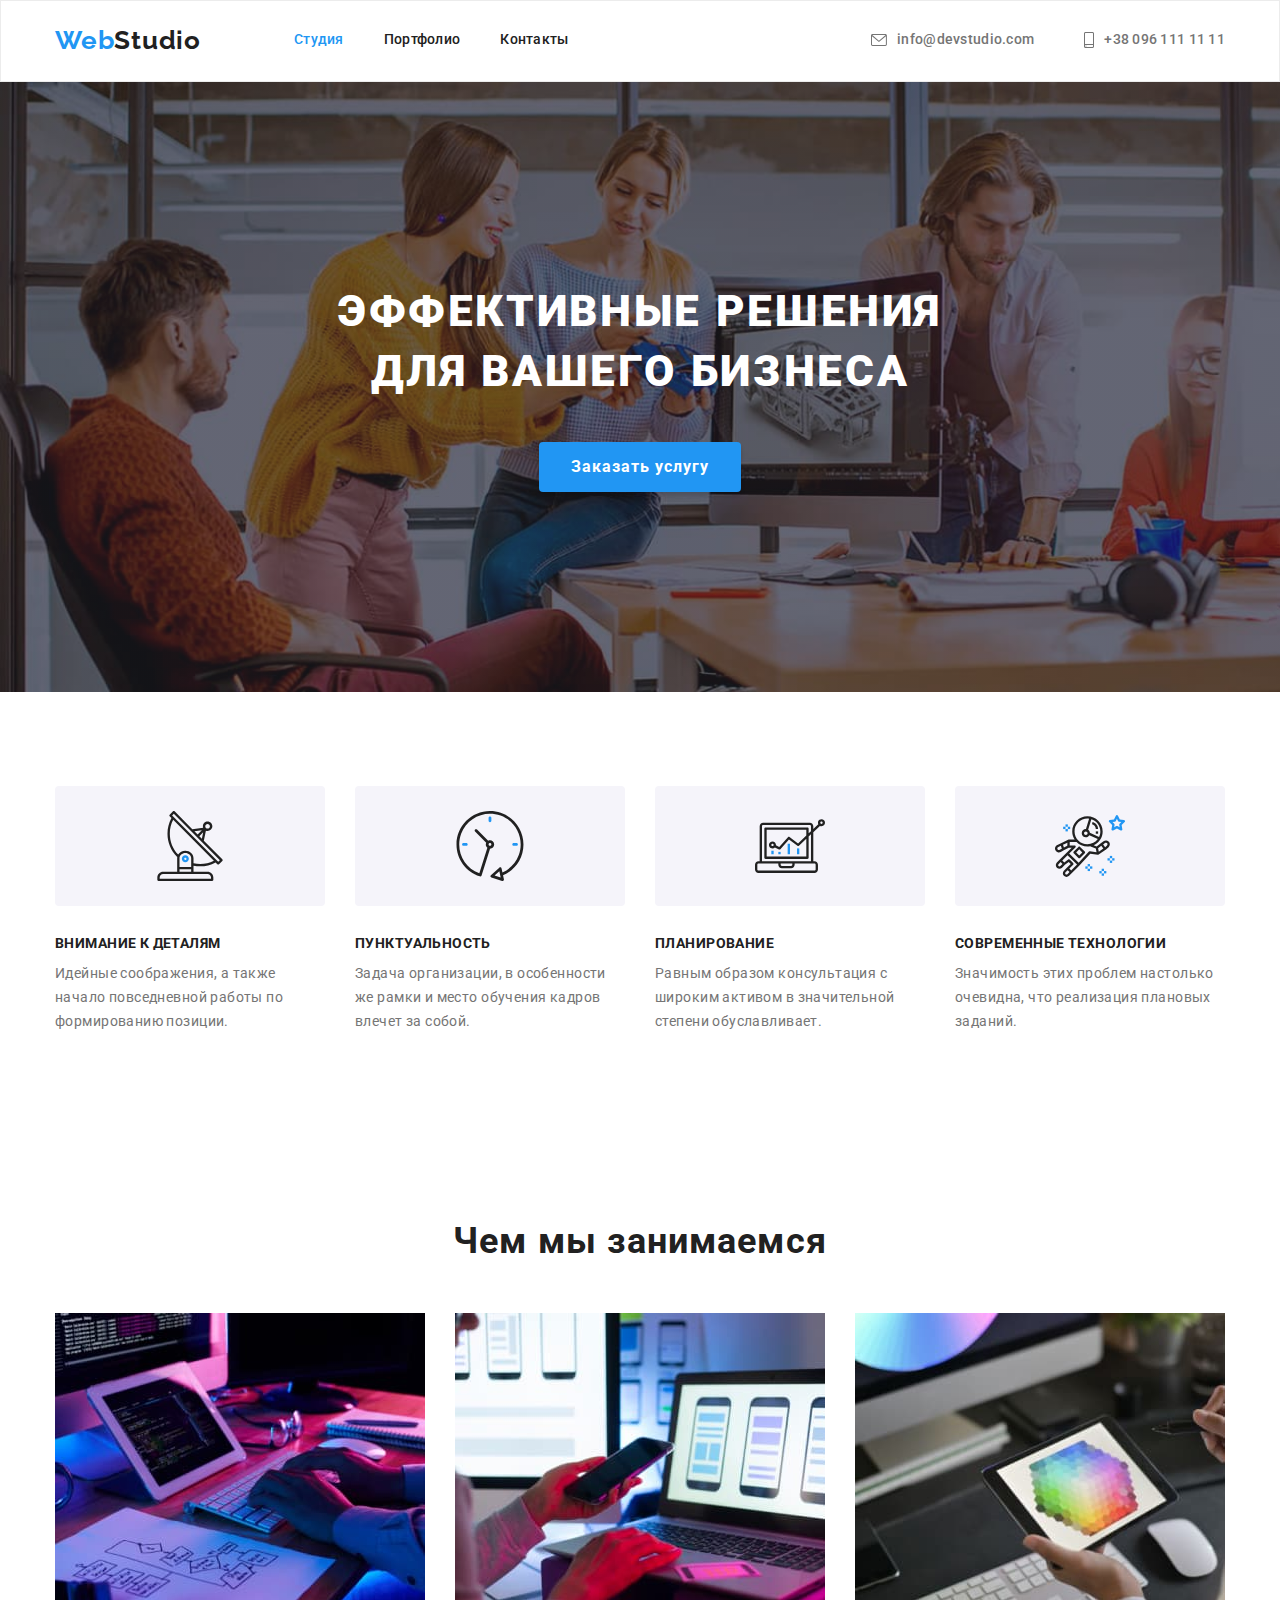
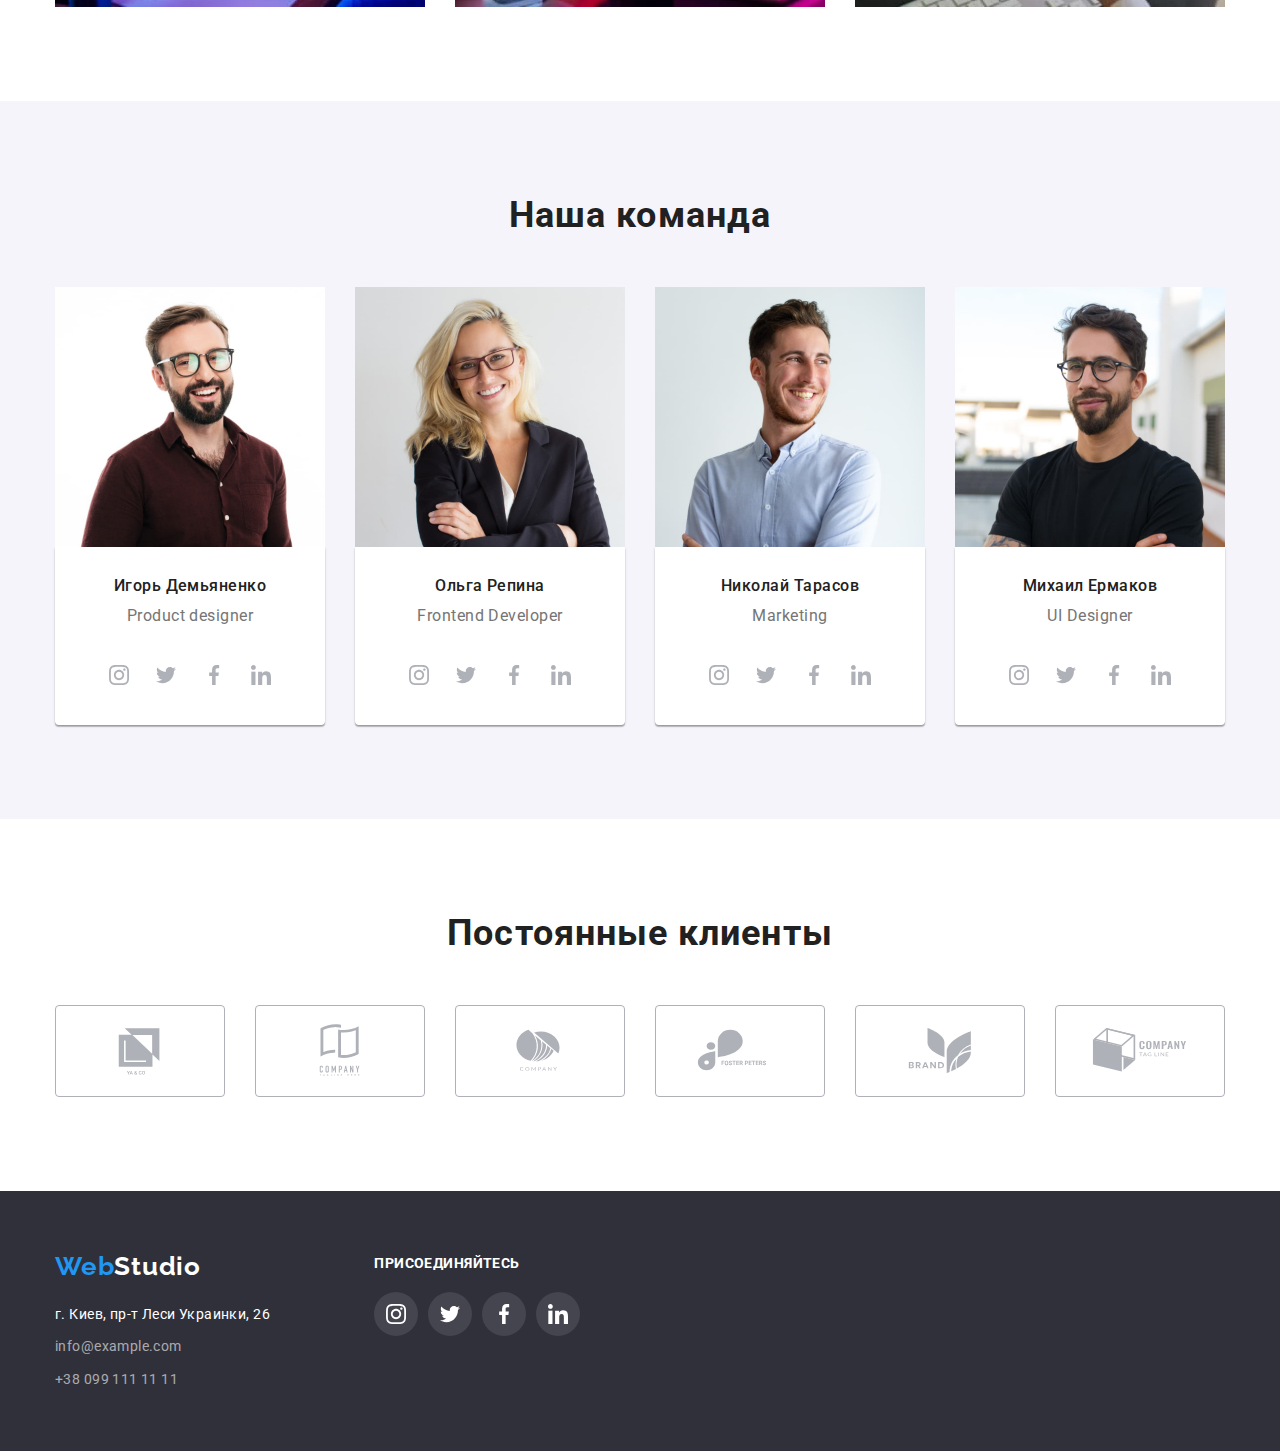
<file: index.html>
<!DOCTYPE html>
<html lang="ru">

<head>
    <meta charset="UTF-8">
    <meta http-equiv="X-UA-Compatible" content="IE=edge">
    <meta name="viewport" content="width=device-width, initial-scale=1.0">
    <title>WebStudio</title>
    <link rel="preconnect" href="https://fonts.gstatic.com">
    <link
        href="https://fonts.googleapis.com/css2?family=Raleway:wght@700&family=Roboto:wght@400;500;700;900&display=swap"
        rel="stylesheet">
    <link rel="stylesheet"
        href="https://cdnjs.cloudflare.com/ajax/libs/modern-normalize/1.0.0/modern-normalize.min.css" />
    <link rel="stylesheet" href="./css/style.css">
</head>

<body>

    <!-- HEADER -->
    <header class="header">
      <div class="container header-container"> 
        <nav class="navigation">
            <a class="logo link" href="./index.html" lang="en">
                <span class="logo-text"><span class="logo-two">Web</span>Studio</span>
            </a>

            <ul class="nav list">

                <li><a href="./index.html" class="link current">Студия</a> </li>
                <li><a href="./portfolio.html" class="link">Портфолио</a> </li>
                <li><a href="#" class="link">Контакты</a> </li>
            </ul>

        </nav>

        <ul class="contacts-top">
            <li class="header-contacts">
                <a href="mailto:info@devstudio.com" class="link mail-link">
                 <svg class="mail-icon" width=16 height=12>
                <use href="./images/sprite.svg#icon-envelope-icon"> 
                </use>
                </svg>info@devstudio.com </a>
            </li>
            <li class="header-contacts">
                <a href="tel:+380961111111" class="link tel-link"><svg class="tel-icon" width=10 height=16>
                    <use href="./images/sprite.svg#icon-smartphone-icon">
                    </use>
                </svg>+38 096 111 11 11</a>
            </li>
        </ul>
    </div>
    </header>
    <main class="main-page">
        <!-- HERO -->
        <section class="hero">
            <div class="container">
            <h1 class="hero-title"> Эффективные решения <br> для вашего бизнеса</h1>

            <button class="hero-btn" type="button"> Заказать услугу </button>
            </div>
        </section>
        
        
        <section class="advantages section">
        <div class="container">
                                         <h2 hidden>Наши преимущества h2 </h2>
            <ul class="advantages-container">
                <li class="advantages-li">
                    <div class="icon-container">
                        <svg class="icon" width=70 height=70>
                                <use href="./images/sprite.svg#icon-antenna"> </use> 
                        </svg>
                    </div> 
                    <h3 class="advantages-title">Внимание к деталям</h3>

                    <p class="advantages-item"> Идейные соображения, а также
                         начало повседневной работы по формированию
                        позиции.</p>
                </li>

                <li class="advantages-li">
                    <div class="icon-container">
                        <svg class="icon" width=70 height=70> 
                            <use href="./images/sprite.svg#icon-clock" ></use> 
                        </svg>
                    </div>
                    <h3 class="advantages-title">Пунктуальность</h3>
                    <p class="advantages-item"> Задача организации, в особенности
                         же рамки и место обучения кадров
                        влечет за собой.</p>
                </li>

                <li class="advantages-li">
                    <div class="icon-container">
                        <svg class="icon" width=70 height=70>
                            <use href="./images/sprite.svg#icon-diagram" > </use>
                        </svg>
                    </div>
                    <h3 class="advantages-title">Планирование </h3>

                    <p class="advantages-item">Равным образом консультация с
                         широким активом в значительной степени
                        обуславливает. </p>
                </li>

                <li class="advantages-li">
                    <div class="icon-container">
                        <svg class="icon" width=70 height=70>
                            <use href="./images/sprite.svg#icon-astronaut"> </use>
                        </svg>
                    </div>
                    <h3 class="advantages-title">Современные технологии </h3>
                    <p class="advantages-item">Значимость этих проблем настолько очевидна, что реализация плановых
                        заданий.</p>
                </li>

            </ul>
        </div>
        </section>
        <!-- Чем мы занимаемся -->
        <section class="about section">
           <div class="container">
            <h2 class="about-title"> Чем мы занимаемся </h2>

            <ul class="about-container">
                <li>
                    <img class="about-img" src="./images/pc.jpg" alt="человек с компьютером" width="370" height="294" />
                </li>

                <li>
                    <img class="about-img" src="./images/phone.jpg" alt="человек с телефоном" width="370"
                        height="294" />
                </li>

                <li>
                    <img class="about-img" src="./images/tablet.jpg" alt="человек с планшетом" width="370"
                        height="294" />
                </li>
            </ul>
            </div>
        </section>
        <!-- Список команды -->
        <section class="team-section section">
         <div class="container">
            <h2 class="team-title"> Наша команда</h2>

            <ul class="team-container">

                <li class="team-card">
                    
                    <img class="team-img" src="./images/igor.jpg" alt="член команды Игорь" width="270" height="260">
                <div class="team-div">
                    <h3 class="name">Игорь Демьяненко</h3>
                    <p class="team-job">Product designer</p>
                    <ul class="social-list">
                        <li class="social-list-item">
                            <a href="#" class="social-list-link">
                                <svg class="social-icon">
                                    <use href="./images/sprite.svg#icon-instagram">

                                    </use>
                                </svg>
                            </a>
                        </li>
                        <li class="social-list-item">
                            <a href="#" class="social-list-link"> 
                                <svg class="social-icon">
                                    <use href="./images/sprite.svg#icon-twitter">
                                
                                    </use>
                                </svg>
                            </a>
                        </li>
                        <li class="social-list-item">
                            <a href="#" class="social-list-link">
                                <svg class="social-icon">
                                    <use href="./images/sprite.svg#icon-facebook">
                                
                                    </use>
                                </svg>
                            </a>
                        </li>
                        <li class="social-list-item">
                            <a href="#" class="social-list-link">
                                <svg class="social-icon">
                                    <use href="./images/sprite.svg#icon-linkedin">
                                
                                    </use>
                                </svg>
                            </a>
                        </li>
                    </ul>
                </div>
                </li>

                <li class="team-card">
                
                    <img class="team-img" src="./images/olga.jpg" alt="член команды Ольга" width="270" height="260">
                    <div class="team-div">
                        <h3 class="name">Ольга Репина</h3>
                         <p class="team-job">Frontend Developer</p>
                        <ul class="social-list">
                            <li class="social-list-item">
                                <a href="#" class="social-list-link">
                                    <svg class="social-icon">
                                        <use href="./images/sprite.svg#icon-instagram">
                        
                                        </use>
                                    </svg>
                                </a>
                            </li>
                            <li class="social-list-item">
                                <a href="#" class="social-list-link">
                                    <svg class="social-icon">
                                        <use href="./images/sprite.svg#icon-twitter">
                        
                                        </use>
                                    </svg>
                                </a>
                            </li>
                            <li class="social-list-item">
                                <a href="#" class="social-list-link">
                                    <svg class="social-icon">
                                        <use href="./images/sprite.svg#icon-facebook">
                        
                                        </use>
                                    </svg>
                                </a>
                            </li>
                            <li class="social-list-item">
                                <a href="#" class="social-list-link">
                                    <svg class="social-icon">
                                        <use href="./images/sprite.svg#icon-linkedin">
                        
                                        </use>
                                    </svg>
                                </a>
                            </li>
                        </ul>
                   </div>
                        </li>

                <li class="team-card">
            
                    <img class="team-img" src="./images/nikolay.jpg" alt="член команды НИколай" width="270" height="260">
        <div class="team-div"> 
                    <h3 class="name">Николай Тарасов</h3>
                    <p class="team-job">Marketing</p>
                    <ul class="social-list">
                        <li class="social-list-item">
                            <a href="#" class="social-list-link">
                                <svg class="social-icon">
                                    <use href="./images/sprite.svg#icon-instagram">
                    
                                    </use>
                                </svg>
                            </a>
                        </li>
                        <li class="social-list-item">
                            <a href="#" class="social-list-link">
                                <svg class="social-icon">
                                    <use href="./images/sprite.svg#icon-twitter">
                    
                                    </use>
                                </svg>
                            </a>
                        </li>
                        <li class="social-list-item">
                            <a href="#" class="social-list-link">
                                <svg class="social-icon">
                                    <use href="./images/sprite.svg#icon-facebook">
                    
                                    </use>
                                </svg>
                            </a>
                        </li>
                        <li class="social-list-item">
                            <a href="#" class="social-list-link">
                                <svg class="social-icon">
                                    <use href="./images/sprite.svg#icon-linkedin">
                    
                                    </use>
                                </svg>
                            </a>
                        </li>
                    </ul>
        </div>
                </li>

                <li class="team-card">
                   
                    <img class="team-img" src="./images/misha.jpg" alt="член команды Михаил" width="270" height="260">
                <div class="team-div">
                    <h3 class="name">Михаил Ермаков</h3>
                    <p class="team-job">UI Designer</p>
                    <ul class="social-list">
                        <li class="social-list-item">
                            <a href="#" class="social-list-link">
                                <svg class="social-icon">
                                    <use href="./images/sprite.svg#icon-instagram">
                    
                                    </use>
                                </svg>
                            </a>
                        </li>
                        <li class="social-list-item">
                            <a href="#" class="social-list-link">
                                <svg class="social-icon">
                                    <use href="./images/sprite.svg#icon-twitter">
                    
                                    </use>
                                </svg>
                            </a>
                        </li>
                        <li class="social-list-item">
                            <a href="#" class="social-list-link">
                                <svg class="social-icon">
                                    <use href="./images/sprite.svg#icon-facebook">
                    
                                    </use>
                                </svg>
                            </a>
                        </li>
                        <li class="social-list-item">
                            <a href="#" class="social-list-link">
                                <svg class="social-icon">
                                    <use href="./images/sprite.svg#icon-linkedin">
                    
                                    </use>
                                </svg>
                            </a>
                        </li>
                    </ul>
                 </div>
                </li>

            </ul>
            </div>
        </section>
                                   <!-- Постоянные клиенты -->
     <section class="clients section">
      <div class="container">
          <h2 class="subtitle">Постоянные клиенты</h2>
        <ul class="clients-list">
            <li class="clients-item">
                <a class="clients-list-link" href="#"> 
                <svg class="clients-icon" width=106 height= 60>
                    <use href="./images/sprite.svg#icon-client-one">
                
                    </use>
                </svg>
                </a>
            </li>

            <li class="clients-item">
                <a class="clients-list-link" href="#"> 
            <svg class="clients-icon" width=106 height=60>
                <use href="./images/sprite.svg#icon-client-two">
            
                </use>
            </svg>
                </a>
            </li>
            <li class="clients-item">
                <a class="clients-list-link" href="#"> 
                        <svg class="clients-icon" width=106 height=60>
                            <use href="./images/sprite.svg#icon-client-three">
                        
                            </use>
                        </svg>
                </a>
            </li>
            <li class="clients-item">
                <a class="clients-list-link" href="#"> 
                    <svg class="clients-icon" width=106 height=60>
                        <use href="./images/sprite.svg#icon-client-four">
                    
                        </use>
                    </svg>
                </a>
            </li>
            <li class="clients-item">
                <a class="clients-list-link" href="#"> 
                            <svg class="clients-icon" width=106 height=60>
                                <use href="./images/sprite.svg#icon-client-five">
                            
                                </use>
                            </svg>
                </a>
            </li>
            <li class="clients-item">
                <a class="clients-list-link" href="#"> 
                            <svg class="clients-icon" width=106 height=60>
                                <use href="./images/sprite.svg#icon-client-six">

                                </use>
                            </svg>
                </a>
            </li>
        </ul>



     </div>
  </section>
 </main>
                                                              <!-- FOOTER -->
    <footer class="footer">
        <div class="container">
         <div class="footer-wrapper"> 
         <div class="footer-address-wrapper">
        <a class="logo link" href="./index.html" lang="en">
            <span class="footer-logo-studio"><span class="footer-web">Web</span>Studio</span>
        </a>
        <address class="footer-address">г. Киев, пр-т Леси Украинки, 26</address>

        <ul>
            <li class="footer-contact">
                <a class="footer-mail" href="mailto:info@example.com">info@example.com</a>
            </li>

            <li class="footer-contact">
                <a class="footer-tel" href="tel:+380991111111">+38 099 111 11 11</a>
            </li>
        </ul>
       </div>

            <div class="footer-social"> 
                
                <p class="footer-social-title">Присоединяйтесь</p>
               
                <ul class="footer-social-list">
                    <li class="footer-social-item">
                        <a href="#" class="footer-social-link">
                         <svg class="social-icon">
                            <use href="./images/sprite.svg#icon-instagram">
                        
                            </use>
                        </svg>
                       </a>
                    </li>

                      <li class="footer-social-item">
                        <a href="#" class="footer-social-link">            
                                <svg class="social-icon">
                                    <use href="./images/sprite.svg#icon-twitter">
                                
                                    </use>
                                </svg>
                        </a>
                    </li>
                        <li class="footer-social-item">
                           <a href="#" class="footer-social-link"> 
                            <svg class="social-icon">
                                
                                <use href="./images/sprite.svg#icon-facebook">
                                </use>
                            </svg>
                       </a>
                  </li>
                <li class="footer-social-item">
                    <a href="#" class="footer-social-link">
                        <svg class="social-icon">
                            <use href="./images/sprite.svg#icon-linkedin">
                        
                            </use>
                        </svg>
                    </a>
                  </li>  
                </ul>
            </div>
         </div>
      </div>
    </footer>
</body>

</html>
</file>
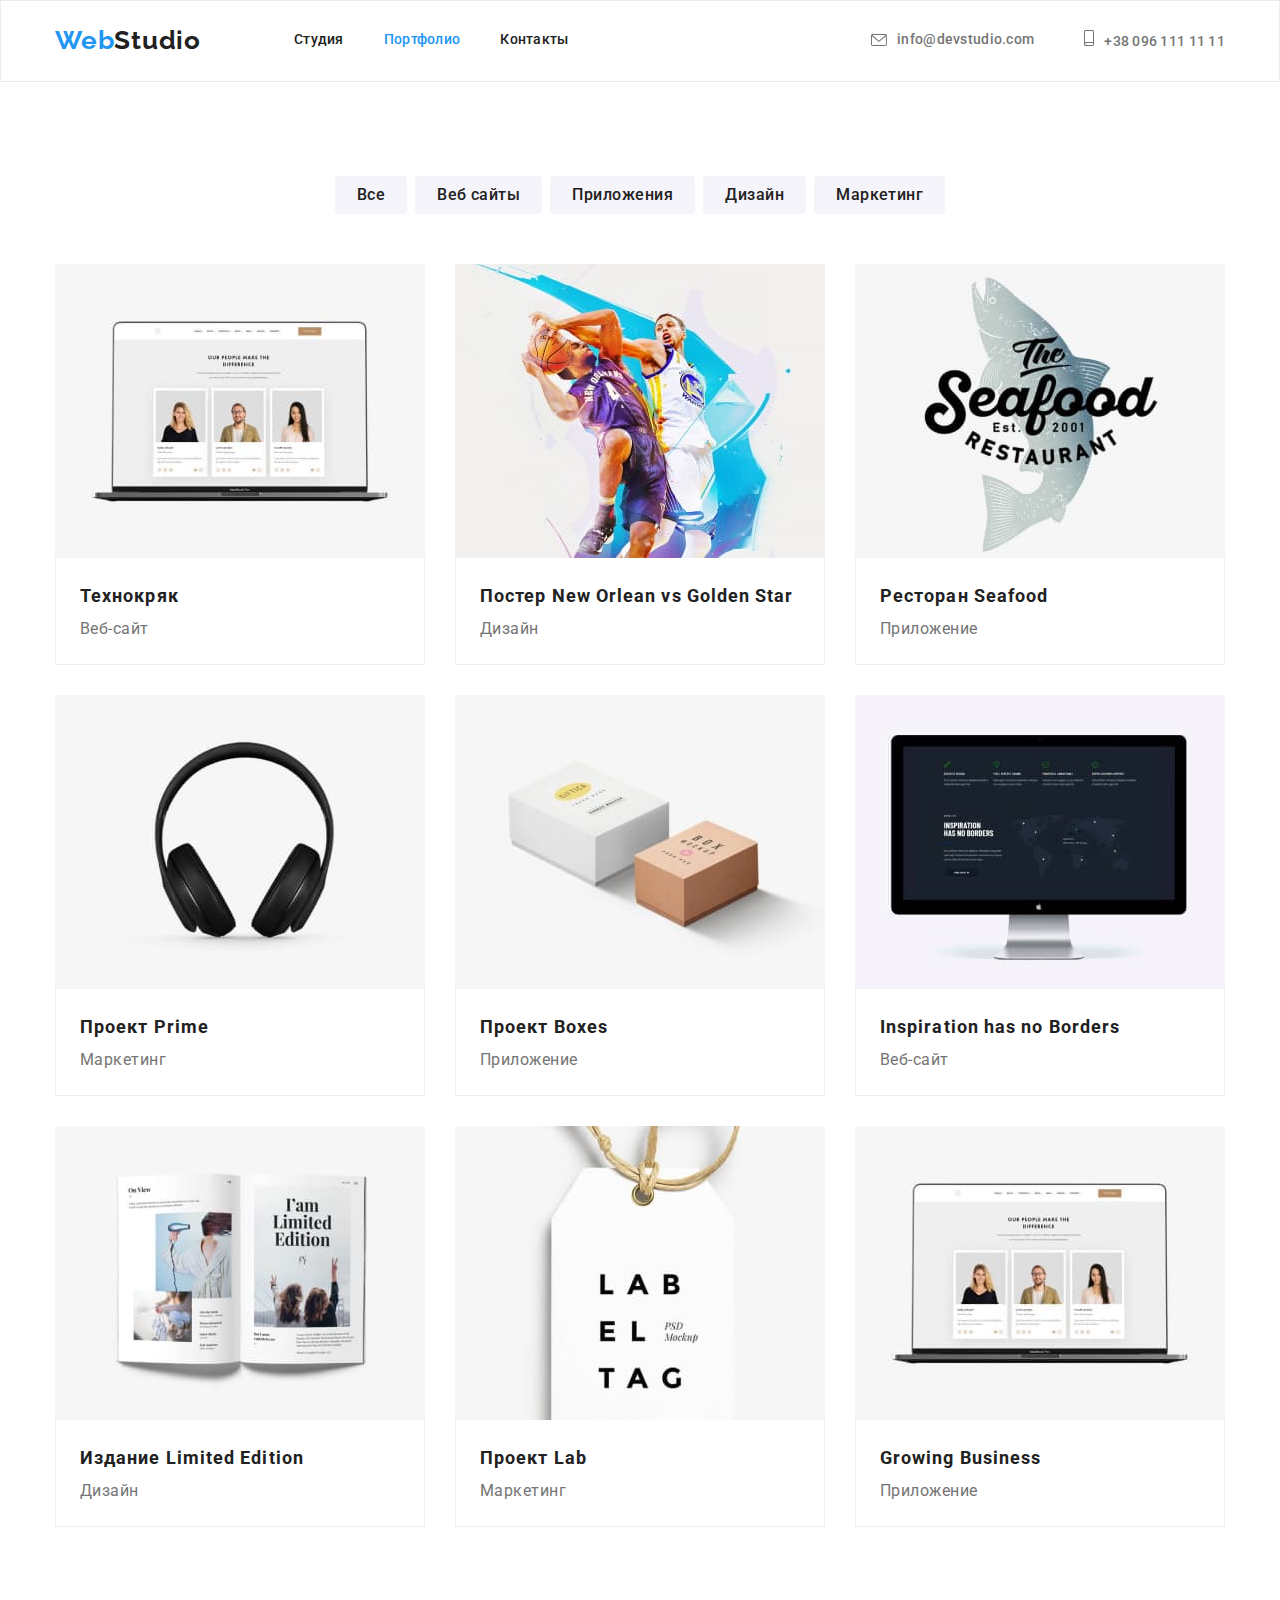
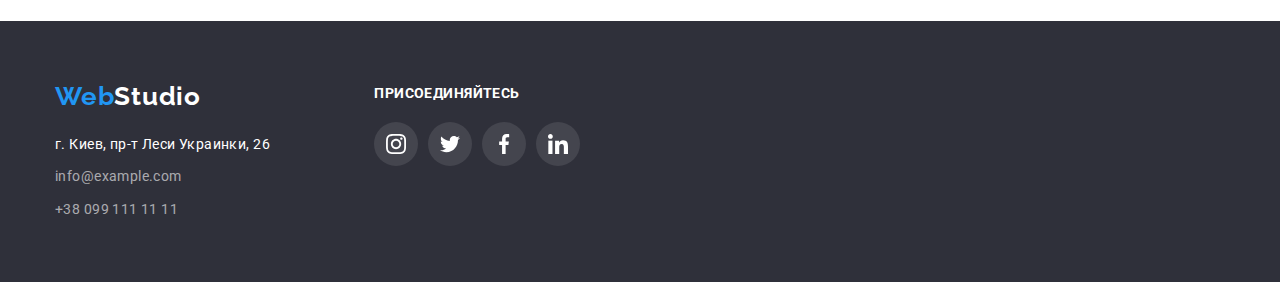
<file: portfolio.html>
<!DOCTYPE html>
<html lang="ru">

<head>
    <meta charset="UTF-8">
    <meta http-equiv="X-UA-Compatible" content="IE=edge">
    <meta name="viewport" content="width=device-width, initial-scale=1.0">
    <title>WebStudio</title>
<link rel="preconnect" href="https://fonts.gstatic.com">
<link href="https://fonts.googleapis.com/css2?family=Raleway:wght@700&family=Roboto:wght@400;500;700;900&display=swap"
    rel="stylesheet">
<link rel="stylesheet" href="https://cdnjs.cloudflare.com/ajax/libs/modern-normalize/1.0.0/modern-normalize.min.css" />
<link rel="stylesheet" href="./css/style.css">
</head>
<body>
                                            
                                             <!-- HEADER -->
    <!-- HEADER -->
    <header class="header">
        <div class="container header-container">
            <nav class="navigation">
                <a class="logo link" href="./index.html" lang="en">
                    <span class="logo-text"><span class="logo-two">Web</span>Studio</span>
                </a>
    
                <ul class="nav list">
    
                    <li><a href="./index.html" class="link">Студия</a> </li>
                    <li><a href="./portfolio.html" class="link current">Портфолио</a> </li>
                    <li><a href="#" class="link">Контакты</a> </li>
                </ul>
    
            </nav>
    
            <ul class="contacts-top">
                <li class="header-contacts">
                    <a href="mailto:info@devstudio.com" class="link mail-link">
                        <svg class="mail-icon" width=16 height=12>
                            <use href="./images/sprite.svg#icon-envelope-icon">
                            </use>
                        </svg>info@devstudio.com </a>
                </li>
                <li class="header-contacts">
                    <a href="tel:+380961111111" class="link"><svg class="tel-icon" width=10 height=16>
                            <use href="./images/sprite.svg#icon-smartphone-icon">
                            </use>
                        </svg>+38 096 111 11 11</a>
                </li>
            </ul>
        </div>
    </header>
  <main>                                 

                                                             <!--h1 фильтра  -->
      <section class="portfolio section">
        <div class="container">
                                                      
<ul class="filters list parents"> 
   <li class="button-li"> <button type= "button" class="item"> Все </button> </li>
   <li class="button-li"> <button type="button" class="item"> Веб сайты </button> </li>
   <li class="button-li"> <button type="button" class="item"> Приложения </button> </li>
   <li class="button-li"> <button type="button" class="item"> Дизайн </button> </li>
  <li>  <button type="button" class="item"> Маркетинг </button> </li>
</ul>
                                                    <!-- h2 список наших проектов-->

                                                    
<ul class="projects list parents-projects"> 

    <li class="portfolio-page">
    <a href="#" class="portfolio-link">
        <img src="./images/laptop.jpg" alt="ноутбук" width="370" height="294">
    
    <div class="card"> 
        <h3 class="project-title">Технокряк</h3>
        <p class="project-type">Веб-сайт</p>
    </div>
    </a>
</li>

<li class="portfolio-page">
<a href="#" class="portfolio-link">
    <img src="./images/neworlean.jpg" alt="баскетболист" width="370" height="294">

<div class="card"> 
    <h3 class="project-title">Постер <span lang="en">New Orlean vs Golden Star</span> </h3>
    <p class="project-type">Дизайн</p>
</div>
</a>

</li>

<li class="portfolio-page">

    <a href="#" class="portfolio-link"> 
    <img src="./images/seafood.jpg" width="370" height="294" alt="лого ресторана">
    <div class="card">
    <h3 class="project-title">Ресторан <span lang="en">Seafood</span></h3>
    <p class="project-type">Приложение</p>
    </div>
    </a>
</li>

<li class="portfolio-page">
<a href="#" class="portfolio-link">
   
    <img src="./images/headphones.jpg" alt="Наушники" width="370" height="294">
<div class="card">
    <h3 class="project-title">Проект <span lang="en">Prime</span></h3>
    <p class="project-type"> Маркетинг</p>
</div>
</a>
</li>

<li class="portfolio-page">
    <a href="#" class="portfolio-link">
        
        <img src="./images/boxes.jpg" alt="Коробки" width="370" height="294">
<div class="card"> 
        <h3 class="project-title">Проект <span lang="en">Boxes</span></h3>
        <p class="project-type">Приложение</p>
</div>  
</a>
</li>

<li class="portfolio-page">
    <a href="#" class="portfolio-link">
        
        <img src="./images/computer.jpg" alt="компьютер" width="370" height="294">
    
    <div class="card">
        <h3 class="project-title"><span lang="en">Inspiration has no Borders</span></h3>
        <p class="project-type">Веб-сайт</p>
    </div>
    </a>
</li>

<li class="portfolio-page">
    
    <a href="#" class="portfolio-link">
        <img src="./images/limitededition.jpg" alt="Издание журнала" width="370" height="294">
    
    <div class="card"> 
        <h3 class="project-title">Издание <span lang="en">Limited Edition</span></h3>
        <p class="project-type">Дизайн</p>
    </div>
    </a>
</li>

<li class="portfolio-page">
    <a href="#" class="portfolio-link">
        <img src="./images/lab.jpg" alt="Маркетинговый проект" width="370" height="294">
    
    <div class="card">
        <h3 class="project-title">Проект <span lang="en">Lab</span></h3>
        <p class="project-type">Маркетинг</p>
    </div>
    </a>
</li>

<li class="portfolio-page">
    <a href="#" class="portfolio-link">
        <img src="./images/growingb.jpg" alt="ноутбук" width="370" height="294">
    
    <div class="card"> 
        <h3 class="project-title"><span lang="en">Growing Business</span></h3>
        <p class="project-type">Приложение</p>
    </div>
    </a>
</li>
</ul>
</div>
</section>
</main>
                                                            <!-- FOOTER -->
    <footer class="footer">
        <div class="container">
         <div class="footer-wrapper">
         <div class="footer-address-wrapper">
        <a class="logo link" href="./index.html" lang="en">
            <span class="footer-logo-studio"><span class="footer-web">Web</span>Studio</span>
        </a>
        <address class="footer-address">г. Киев, пр-т Леси Украинки, 26</address>

        <ul>
            <li class="footer-contact">
                <a class="footer-mail" href="mailto:info@example.com">info@example.com</a>
            </li>

            <li class="footer-contact">
                <a class="footer-tel" href="tel:+380991111111">+38 099 111 11 11</a>
            </li>
        </ul>
       </div>

            <div class="footer-social"> 
                
                <p class="footer-social-title">Присоединяйтесь</p>
               
                <ul class="footer-social-list">
                    <li class="footer-social-item">
                        <a href="#" class="footer-social-link">
                         <svg class="social-icon">
                            <use href="./images/sprite.svg#icon-instagram">
                        
                            </use>
                        </svg>
                       </a>
                    </li>

                      <li class="footer-social-item">
                        <a href="#" class="footer-social-link">            
                                <svg class="social-icon">
                                    <use href="./images/sprite.svg#icon-twitter">
                                
                                    </use>
                                </svg>
                        </a>
                    </li>
                        <li class="footer-social-item">
                           <a href="#" class="footer-social-link"> 
                            <svg class="social-icon">
                                
                                <use href="./images/sprite.svg#icon-facebook">
                                </use>
                            </svg>
                       </a>
                  </li>
                <li class="footer-social-item">
                    <a href="#" class="footer-social-link">
                        <svg class="social-icon">
                            <use href="./images/sprite.svg#icon-linkedin">
                        
                            </use>
                        </svg>
                    </a>
                  </li>  
                </ul>
            </div>
         </div>
      </div>
    </footer>

 </body>    

 </html>
</file>
<file: css/style.css>
:root {
  /* Black */
  --primary-text-color: #000000;
  /* 2nd gray */
  --secondary-text-color: #757575;
  /* White */
  --primary-white-color: #ffffff;
  /* Title black */
  --title-text-color: #212121;
  /* Accent blue */
  --accent-color: #2196f3;
  /* Background Accent blue */
  --accentbgr-color: #188ce8;
  /* Hero, footer background color */
  --darkbgr-color: #2f303a;
  /* Main background color*/
  --mainbgr-color: #e5e5e5;
  /* 2nd Main background color */
  --mainbgrtwo-color: #f5f4fa;
  /* Logo Font */
  --logo-font: Raleway;
  /* Main Font */
  --main-font: Roboto;
}

h1,
h2,
h3,
h4,
h5,
h6,
p {
  margin-top: 0;
  margin-bottom: 0;
}

ul,
ol {
  margin-top: 0;
  margin-bottom: 0;
  padding-left: 0;
}
img {
  display: block;
}

body {
  background-color: var(--primary-white-color);
  color: var(--primary-text-color);
  font-family: var(--main-font), sans-serif;
}

/* Link */
.link {
  text-decoration: none;
  color: inherit;
}
ul {
  list-style: none;
}
a {
  display: block;
}
.container {
  width: 1200px;
  padding-left: 15px;
  padding-right: 15px;
  margin: 0 auto;
}
.section {
  padding-top: 94px;
  padding-bottom: 94px;
}
/* Хедер */
.header {
  padding-top: 24px;
  padding-bottom: 25px;
  border: 1px solid #ececec;
}

.header-container {
  display: flex;
  align-items: center;
}
.navigation {
  display: flex;
  align-items: center;
}
.nav {
  display: flex;
  align-items: center;
}
.contacts-top {
  display: flex;
  align-items: center;
  margin-left: auto;
}

/* Логотип */

.logo-two {
  font-family: var(--logo-font);
  font-style: normal;
  font-weight: 700;
  font-size: 26px;
  line-height: 1.19;

  letter-spacing: 0.03em;

  color: var(--accent-color);
}

.logo-text {
  font-family: var(--logo-font);
  font-style: normal;
  font-weight: 700;
  font-size: 26px;
  line-height: 1.19;

  letter-spacing: 0.03em;

  color: var(--title-text-color);
}

.logo {
  margin-right: 93px;
}

/*  навигационные кнопки хедера */

.nav {
  font-family: Roboto;
  font-style: normal;
  font-weight: 500;
  font-size: 14px;
  line-height: 1.14;
  letter-spacing: 0.02em;

  color: #212121;
}

.nav > li:not(:last-child) {
  margin-right: 40px;
}

.link:hover,
.link:focus {
  font-family: var(--main-font);
  font-style: normal;
  font-weight: 500;
  font-size: 14px;
  line-height: 1.14;
  letter-spacing: 0.02em;

  color: var(--accent-color);
}

.list .link.current {
  color: var(--accent-color);
}

.contacts-top .link {
  font-family: var(--main-font);
  font-style: normal;
  font-weight: 500;
  font-size: 14px;
  line-height: 1.14;
  letter-spacing: 0.02em;

  color: #757575;
}
.contacts-top .link:hover,
.contacts-top .link:focus {
  font-family: var(--main-font);
  font-style: normal;
  font-weight: 500;
  font-size: 14px;
  line-height: 1.14;
  letter-spacing: 0.02em;

  color: var(--accent-color);
}
.header-contacts:not(:last-child) {
  margin-right: 50px;
}
.tel-icon,
.mail-icon {
  margin-right: 10px;
  fill: #757575;
}

.mail-icon:hover,
.mail-icon:focus {
  fill: var(--accent-color);
}
.tel-icon:hover,
.tel-icon:focus {
  fill: var(--accent-color);
}
.mail-link,
.tel-link {
  display: flex;
  align-items: center;
}

/* Hero */
.hero-title {
  font-family: var(--main-font);
  font-style: normal;
  font-weight: 900;
  font-size: 44px;
  line-height: 1.36;

  /* or 136% */

  text-align: center;
  letter-spacing: 0.06em;
  text-transform: uppercase;
  color: var(--primary-white-color);
}

.hero {
  background-color: var(--darkbgr-color);
  padding-top: 200px;
  padding-bottom: 200px;

  text-align: center;
  background-size: cover;
  background-image: linear-gradient(
      rgba(47, 48, 58, 0.4),
      rgba(47, 48, 58, 0.4)
    ),
    url(../images/bg.jpg);
}

.hero-btn {
  color: var(--primary-white-color);
  background-color: var(--accent-color);
  font-family: var(--main-font);
  font-weight: 700;
  font-size: 16px;
  line-height: 1.88;
  /* identical to box height, or 187% */
  display: flex;
  letter-spacing: 0.06em;
  box-shadow: 0px 4px 4px rgba(0, 0, 0, 0.15);
  border-radius: 4px;
  cursor: pointer;
  margin-top: 40px;
  margin-right: auto;
  margin-left: auto;
  padding-top: 10px;
  padding-right: 32px;
  padding-bottom: 10px;
  padding-left: 32px;
  border: none;
}

.hero-btn:hover,
.hero-btn:focus {
  background-color: var(--accentbgr-color);
}
/* Наши преимущества */

.advantages,
.about {
  background-color: var(--primary-white-color);
}
.advantages-title {
  font-family: var(--main-font);
  font-style: normal;
  font-weight: bold;
  font-size: 14px;
  line-height: 1.14;
  letter-spacing: 0.03em;
  text-transform: uppercase;

  color: var(--title-text-color);
}
.advantages-item {
  font-family: var(--main-font);
  font-style: normal;
  font-weight: normal;
  font-size: 14px;
  line-height: 1.71;
  /* or 171% */

  letter-spacing: 0.03em;
  color: var(--secondary-text-color);
  margin-top: 10px;
}
.advantages-li:not(:last-child) {
  margin-right: 30px;
}
.icon-container {
  display: flex;
  justify-content: center;
  align-items: center;
  width: 270px;
  height: 120px;
  background: #f5f4fa;
  border-radius: 4px;
  margin-bottom: 30px;
}

/* -- Чем мы занимаемся --> */

.about-title {
  font-family: var(--main-font);
  font-style: normal;
  font-weight: bold;
  font-size: 36px;
  line-height: 1.16;
  text-align: center;
  letter-spacing: 0.03em;

  color: var(--title-text-color);
  margin-bottom: 50px;
}
.advantages-container {
  display: flex;
  justify-content: space-between;
}

.about-container {
  display: flex;
  justify-content: space-between;
}
.social-icon {
  width: 20px;
  height: 20px;
}
.social-list {
  display: flex;
  justify-content: space-between;
}

.social-list-link {
  display: flex;
  align-items: center;
  justify-content: center;
  width: 40px;
  height: 40px;
  border-radius: 50%;
  background-color: var(--primary-white-color);
  fill: #afb1b8;
}
.social-list-link:focus,
.social-list-link:hover {
  fill: var(--primary-white-color);
  background-color: var(--accent-color);
}

/* -- Список команды --> */
.team-section {
  background-color: var(--mainbgrtwo-color);
}

.team-title {
  font-family: var(--main-font);
  font-style: normal;
  font-weight: bold;
  font-size: 36px;
  line-height: 1.16;
  text-align: center;
  letter-spacing: 0.03em;

  color: var(--title-text-color);
  margin-bottom: 50px;
}

.name {
  font-family: var(--main-font);
  font-style: normal;
  font-weight: 500;
  font-size: 16px;
  line-height: 1.18;

  letter-spacing: 0.03em;

  color: var(--title-text-color);
  text-align: center;
  margin-bottom: 10px;
}
.team-job {
  font-family: var(--main-font);
  font-style: normal;
  font-weight: normal;
  font-size: 16px;
  line-height: 19px;

  letter-spacing: 0.03em;

  color: var(--secondary-text-color);
  text-align: center;
  margin-bottom: 30px;
}

.team-div {
  padding-top: 30px;
  padding-bottom: 30px;
  box-shadow: 0px 1px 3px rgb(0 0 0 / 12%), 0px 1px 1px rgb(0 0 0 / 14%),
    0px 2px 1px rgb(0 0 0 / 20%);
  border-radius: 0px 0px 4px 4px;
  background-color: var(--primary-white-color);
  padding-left: 44px;
  padding-right: 44px;
}
.team-card {
  margin-left: 30px;
  flex-basis: calc((100% - 120px) / 4);
}

.team-container {
  display: flex;
  margin-left: -30px;
}

/* Постоянные клиенты  */
.subtitle {
  font-family: var(--main-font);
  font-style: normal;
  font-weight: bold;
  font-size: 36px;
  line-height: 1.16;
  text-align: center;
  letter-spacing: 0.03em;
  color: #212121;

  margin-bottom: 50px;
}

.clients-list {
  display: flex;
  justify-content: space-between;
}

.clients-list-link:hover,
.clients-list-link:focus {
  fill: var(--accent-color);
  border: 1px solid var(--accent-color);
}

.clients-list-link {
  width: 170px;
  height: 92px;
  border: 1px solid #afb1b8;
  border-radius: 4px;
  display: flex;
  justify-content: center;
  align-items: center;
  fill: #afb1b8;
}

/* Footer */
.footer {
  background-color: var(--darkbgr-color);
  padding-top: 60px;
  padding-bottom: 60px;
}

/* Footer logo */

.footer-web {
  font-family: var(--logo-font);
  font-style: normal;
  font-weight: bold;
  font-size: 26px;
  line-height: 1.19;

  letter-spacing: 0.03em;

  color: var(--accent-color);
}

.footer-logo-studio {
  font-family: var(--logo-font);
  font-style: normal;
  font-weight: bold;
  font-size: 26px;
  line-height: 1.19;
  letter-spacing: 0.03em;

  color: var(--primary-white-color);
}

.footer-address {
  font-family: var(--main-font);
  font-style: normal;
  font-weight: normal;
  font-size: 14px;
  line-height: 1.72;
  letter-spacing: 0.03em;

  color: var(--primary-white-color);
  margin-top: 20px;
  margin-bottom: 9px;
}

.footer-mail,
.footer-tel {
  font-family: var(--main-font);
  font-style: normal;
  font-weight: normal;
  font-size: 14px;
  line-height: 1.71;

  letter-spacing: 0.03em;

  color: rgba(255, 255, 255, 0.6);
}
.footer-mail:hover,
.footer-mail:focus,
.footer-tel:hover,
.footer-tel:focus {
  color: var(--accent-color);
}

.footer-mail,
.footer-tel {
  text-decoration: none;
}
.footer-contact:not(:last-child) {
  margin-bottom: 9px;
}

.footer-wrapper {
  display: flex;
}
.footer-social {
  margin-left: 70px;
  margin-top: 5px;
  justify-content: center;
  text-align: center;
}
.footer-social-title {
  margin-bottom: 20px;
  margin-right: 50px;
  font-family: var(--main-font);
  font-style: normal;
  font-weight: bold;
  font-size: 14px;
  line-height: 1.14;
  letter-spacing: 0.03em;
  text-transform: uppercase;

  color: var(--primary-white-color);
}
.footer-social-list {
  display: flex;
}
.footer-social-item {
  margin-left: 10px;
}
.footer-social-link {
  display: flex;
  background-color: rgba(255, 255, 255, 0.1);
  justify-content: center;
  align-items: center;
  width: 44px;
  height: 44px;
  border-radius: 50%;
  fill: var(--primary-white-color);
}
.footer-social-link:focus,
.footer-social-link:hover {
  background-color: var(--accent-color);
}

/* Портфолио */

.main {
  background-color: var(--mainbgrtwo-color);
}

.filters .item {
  background-color: var(--mainbgrtwo-color);
  color: var(--title-text-color);
  font-family: var(--main-font);
  font-weight: 500;
  font-size: 16px;
  line-height: 1.64;

  text-align: center;
  letter-spacing: 0.03em;

  cursor: pointer;
  background: #f5f4fa;
  border-radius: 4px;
  border: none;
  padding: 6px 22px;
}
.button-li {
  margin-right: 8px;
}

.filters .item:hover,
.filters .item:focus {
  background-color: var(--accent-color);
  color: var(--primary-white-color);
  box-shadow: 0px 3px 1px rgba(0, 0, 0, 0.1), 0px 1px 2px rgba(0, 0, 0, 0.08),
    0px 2px 2px rgba(0, 0, 0, 0.12);
  border-radius: 4px;
  box-shadow: 0px 3px 1px rgba(0, 0, 0, 0.1), 0px 1px 2px rgba(0, 0, 0, 0.08),
    0px 2px 2px rgba(0, 0, 0, 0.12);
}
.parents {
  display: flex;
  text-align: center;
  justify-content: center;
  margin-bottom: 50px;
}

/* -- h2 список наших проектов--> */
.card {
  background: #ffffff;
  border: 1px solid #eeeeee;
  box-sizing: border-box;
  border-top: none;
  padding: 20px 24px;
}

.parents-projects {
  display: flex;
  flex-wrap: wrap;
  margin-left: -30px;
  margin-top: -30px;
}

.portfolio-page {
  margin-left: 30px;
  margin-top: 30px;
  flex-basis: calc((100% - 90px) / 3);
}

.portfolio-link {
  text-decoration: none;
  display: block;
}
.portfolio-link:hover,
.portfolio-link:focus {
  box-shadow: 0px 1px 1px rgba(0, 0, 0, 0.12), 0px 4px 4px rgba(0, 0, 0, 0.06),
    1px 4px 6px rgba(0, 0, 0, 0.16);
}

.project-title {
  font-family: var(--main-font);
  font-style: normal;
  font-weight: bold;
  font-size: 18px;
  line-height: 2;

  letter-spacing: 0.06em;

  color: var(--title-text-color);
}

.project-type {
  font-family: var(--main-font);
  font-style: normal;
  font-weight: normal;
  font-size: 16px;
  line-height: 1.87;
  /* identical to box height, or 187% */

  letter-spacing: 0.03em;

  color: var(--secondary-text-color);
}
</file>
